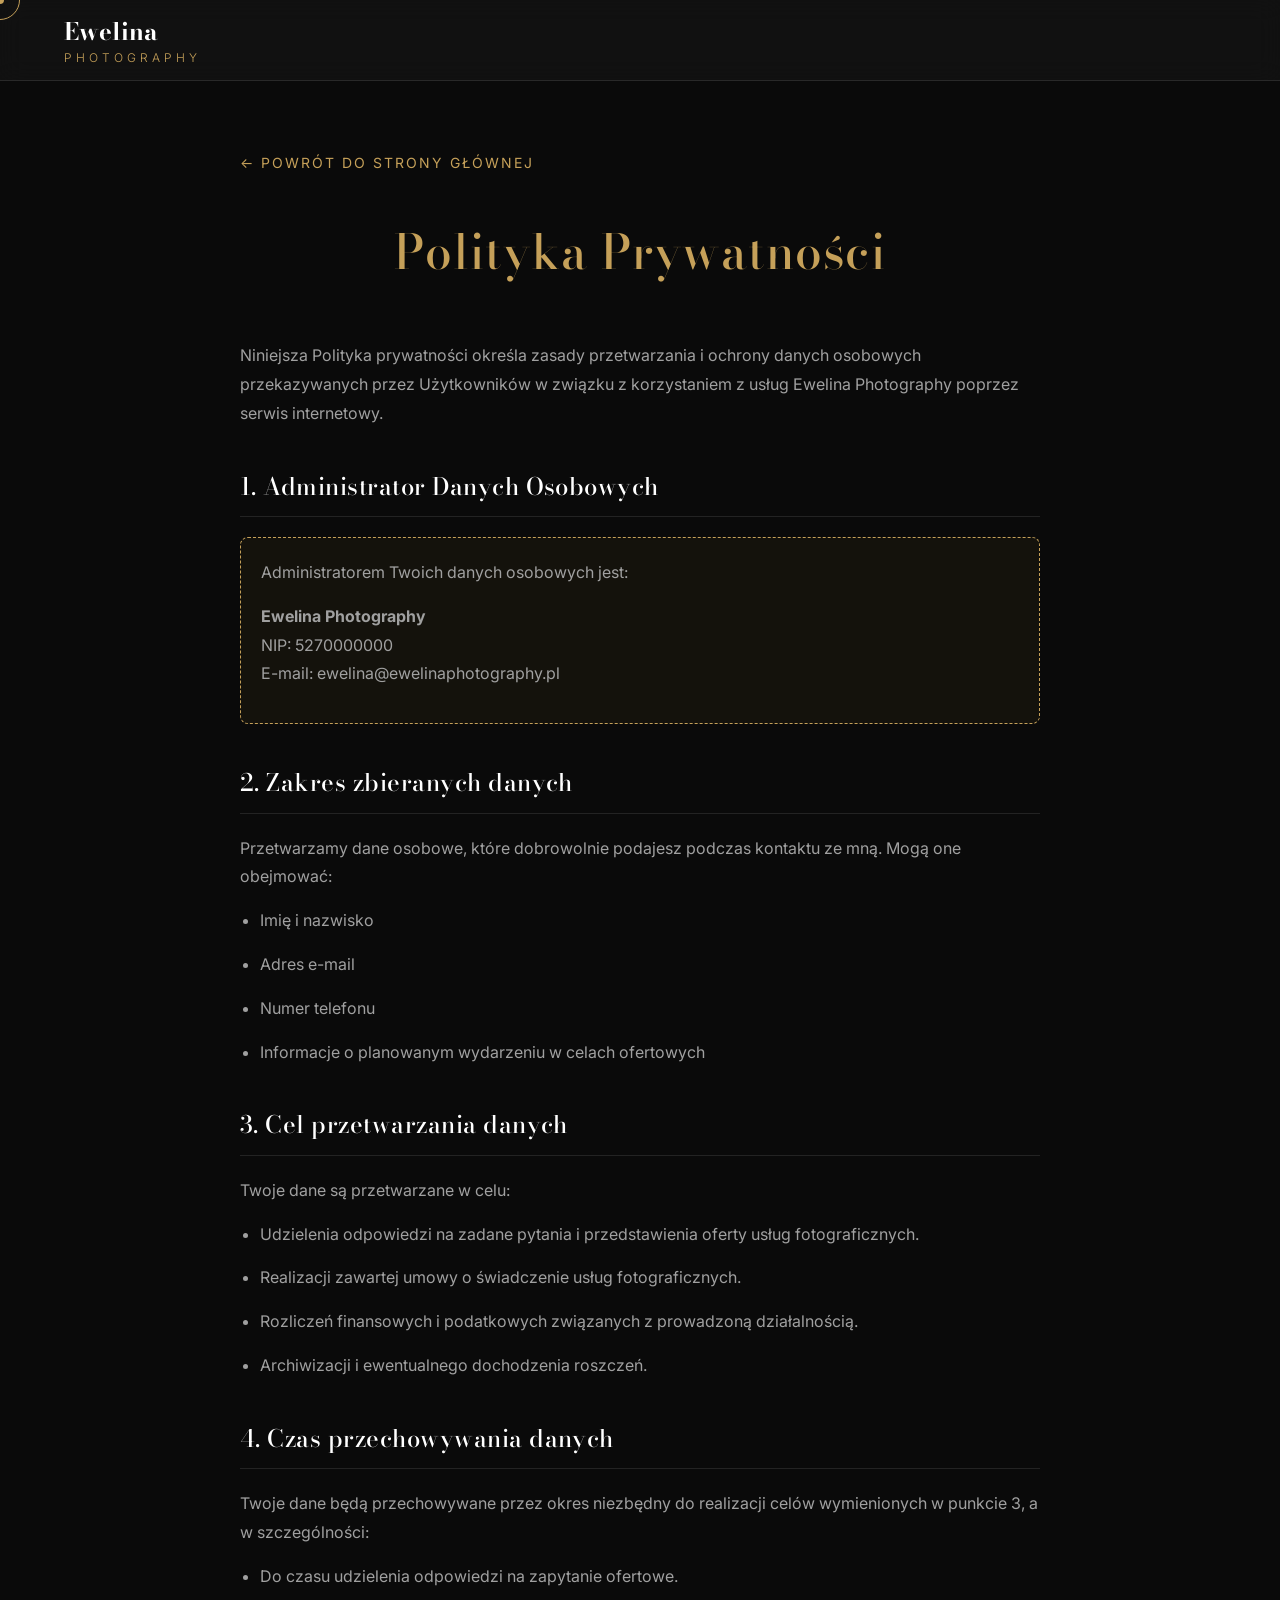
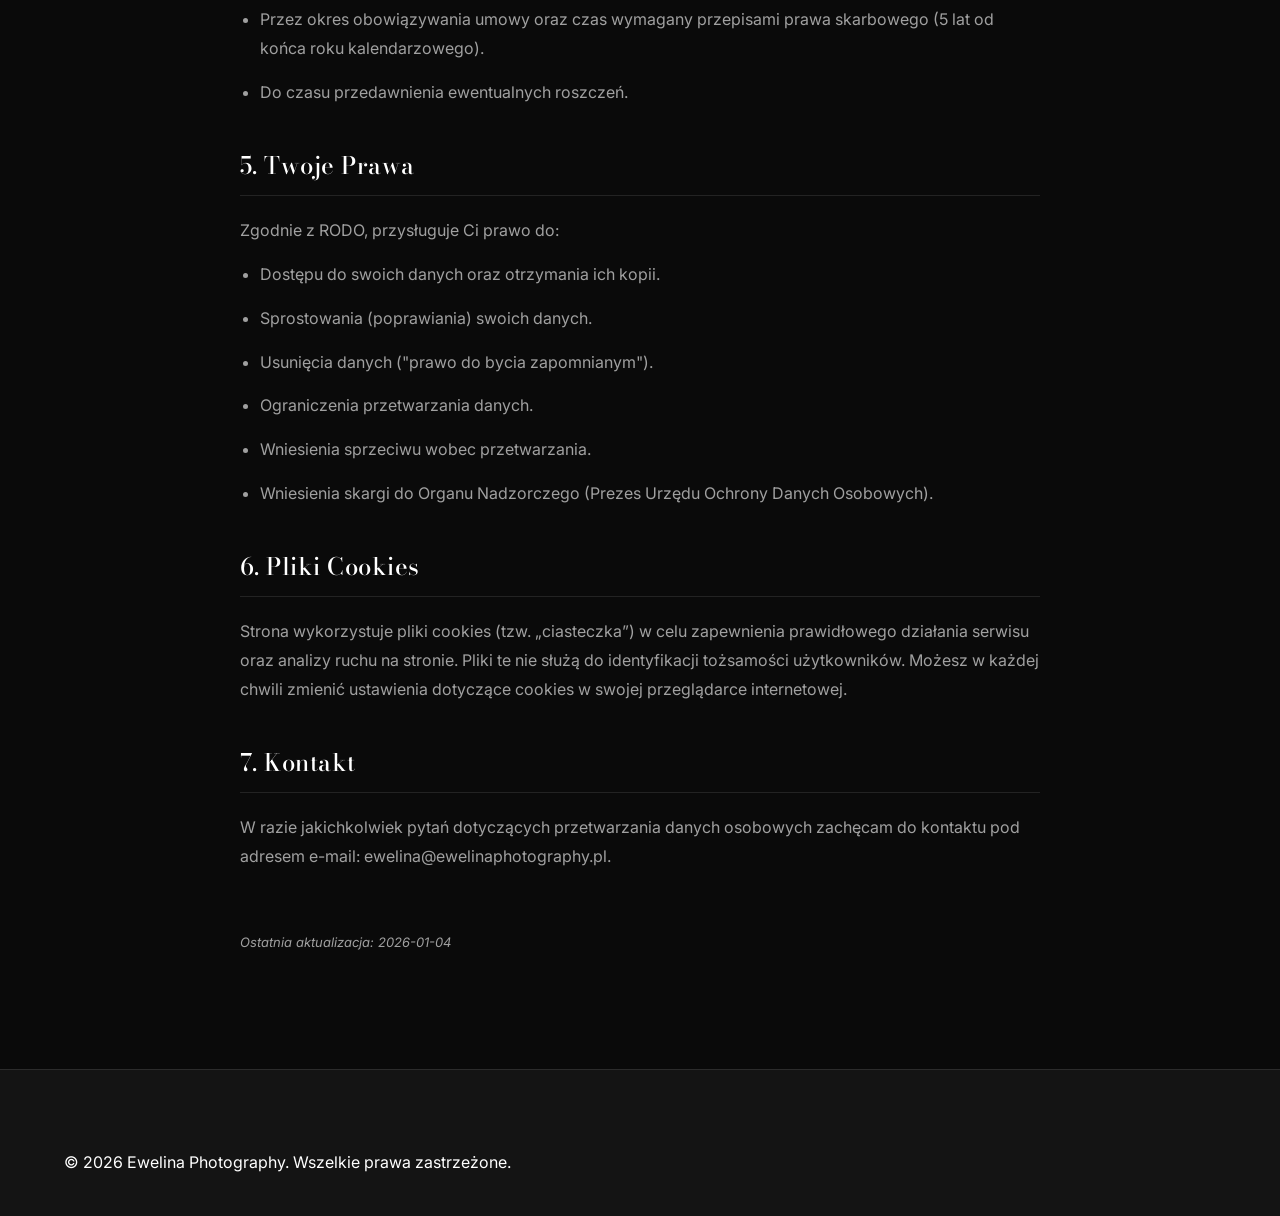
<file: polityka.html>
<!DOCTYPE html>
<html lang="pl">

<head>
    <meta charset="UTF-8">
    <meta name="viewport" content="width=device-width, initial-scale=1.0">
    <title>Polityka Prywatności | Ewelina Photography</title>
    <link rel="icon"
        href="data:image/svg+xml,<svg xmlns=%22http://www.w3.org/2000/svg%22 viewBox=%220 0 100 100%22><text y=%22.9em%22 font-size=%2290%22>📸</text></svg>">
    <link rel="preconnect" href="https://fonts.googleapis.com">
    <link rel="preconnect" href="https://fonts.gstatic.com" crossorigin>
    <link
        href="https://fonts.googleapis.com/css2?family=Bodoni+Moda:ital,opsz,wght@0,6..96,400..900;1,6..96,400..900&family=Inter:ital,opsz,wght@0,14..32,100..900;1,14..32,100..900&display=swap"
        rel="stylesheet">
    <link rel="stylesheet" href="style.css">
    <style>
        .legal-content {
            padding-top: 150px;
            padding-bottom: 100px;
            max-width: 800px;
            margin: 0 auto;
        }

        .legal-content h1 {
            font-size: clamp(32px, 5vw, 48px);
            margin-bottom: 50px;
            color: var(--accent-gold);
            text-align: center;
        }

        .legal-content h2 {
            font-size: 24px;
            margin: 40px 0 20px;
            color: var(--text-primary);
            border-bottom: 1px solid var(--glass-border);
            padding-bottom: 10px;
        }

        .legal-content p,
        .legal-content li {
            color: var(--text-secondary);
            line-height: 1.8;
            margin-bottom: 15px;
            font-size: 16px;
        }

        .legal-content ul {
            padding-left: 20px;
            margin-bottom: 20px;
        }

        .back-link {
            display: inline-block;
            margin-bottom: 40px;
            color: var(--accent-gold);
            text-decoration: none;
            font-size: 14px;
            text-transform: uppercase;
            letter-spacing: 2px;
            transition: var(--transition-smooth);
        }

        .back-link:hover {
            transform: translateX(-5px);
        }

        .placeholder-box {
            background: rgba(212, 175, 55, 0.05);
            border: 1px dashed var(--accent-gold);
            padding: 20px;
            border-radius: 8px;
            margin: 20px 0;
        }

        @media (max-width: 768px) {
            .legal-content {
                padding-top: 100px;
                padding-bottom: 60px;
            }

            .legal-content h1 {
                font-size: 32px;
                margin-bottom: 30px;
            }

            .legal-content h2 {
                font-size: 20px;
            }
        }
    </style>
</head>

<body>
    <div class="cursor-dot"></div>
    <div class="cursor-outline"></div>

    <header class="header">
        <nav class="nav container">
            <a href="index.html" class="logo">Ewelina<span>Photography</span></a>
        </nav>
    </header>

    <main class="container">
        <section class="legal-content">
            <a href="index.html" class="back-link">← Powrót do strony głównej</a>
            <h1>Polityka Prywatności</h1>

            <p>Niniejsza Polityka prywatności określa zasady przetwarzania i ochrony danych osobowych przekazywanych
                przez Użytkowników w związku z korzystaniem z usług Ewelina Photography poprzez serwis internetowy.</p>

            <h2>1. Administrator Danych Osobowych</h2>
            <div class="placeholder-box">
                <p>Administratorem Twoich danych osobowych jest:</p>
                <p><strong>Ewelina Photography</strong><br>
                    NIP: 5270000000<br>
                    E-mail: ewelina@ewelinaphotography.pl</p>
            </div>

            <h2>2. Zakres zbieranych danych</h2>
            <p>Przetwarzamy dane osobowe, które dobrowolnie podajesz podczas kontaktu ze mną. Mogą one obejmować:</p>
            <ul>
                <li>Imię i nazwisko</li>
                <li>Adres e-mail</li>
                <li>Numer telefonu</li>
                <li>Informacje o planowanym wydarzeniu w celach ofertowych</li>
            </ul>

            <h2>3. Cel przetwarzania danych</h2>
            <p>Twoje dane są przetwarzane w celu:</p>
            <ul>
                <li>Udzielenia odpowiedzi na zadane pytania i przedstawienia oferty usług fotograficznych.</li>
                <li>Realizacji zawartej umowy o świadczenie usług fotograficznych.</li>
                <li>Rozliczeń finansowych i podatkowych związanych z prowadzoną działalnością.</li>
                <li>Archiwizacji i ewentualnego dochodzenia roszczeń.</li>
            </ul>

            <h2>4. Czas przechowywania danych</h2>
            <p>Twoje dane będą przechowywane przez okres niezbędny do realizacji celów wymienionych w punkcie 3, a w
                szczególności:</p>
            <ul>
                <li>Do czasu udzielenia odpowiedzi na zapytanie ofertowe.</li>
                <li>Przez okres obowiązywania umowy oraz czas wymagany przepisami prawa skarbowego (5 lat od końca roku
                    kalendarzowego).</li>
                <li>Do czasu przedawnienia ewentualnych roszczeń.</li>
            </ul>

            <h2>5. Twoje Prawa</h2>
            <p>Zgodnie z RODO, przysługuje Ci prawo do:</p>
            <ul>
                <li>Dostępu do swoich danych oraz otrzymania ich kopii.</li>
                <li>Sprostowania (poprawiania) swoich danych.</li>
                <li>Usunięcia danych ("prawo do bycia zapomnianym").</li>
                <li>Ograniczenia przetwarzania danych.</li>
                <li>Wniesienia sprzeciwu wobec przetwarzania.</li>
                <li>Wniesienia skargi do Organu Nadzorczego (Prezes Urzędu Ochrony Danych Osobowych).</li>
            </ul>

            <h2>6. Pliki Cookies</h2>
            <p>Strona wykorzystuje pliki cookies (tzw. „ciasteczka”) w celu zapewnienia prawidłowego działania serwisu
                oraz analizy ruchu na stronie. Pliki te nie służą do identyfikacji tożsamości użytkowników. Możesz w
                każdej chwili zmienić ustawienia dotyczące cookies w swojej przeglądarce internetowej.</p>

            <h2>7. Kontakt</h2>
            <p>W razie jakichkolwiek pytań dotyczących przetwarzania danych osobowych zachęcam do kontaktu pod adresem
                e-mail: ewelina@ewelinaphotography.pl.</p>

            <p style="margin-top: 60px; font-size: 13px; font-style: italic;">Ostatnia aktualizacja: 2026-01-04</p>
        </section>
    </main>

    <footer class="footer">
        <div class="container text-center">
            <p>&copy; 2026 Ewelina Photography. Wszelkie prawa zastrzeżone.</p>
        </div>
    </footer>

    <script src="script.js"></script>
</body>

</html>
</file>
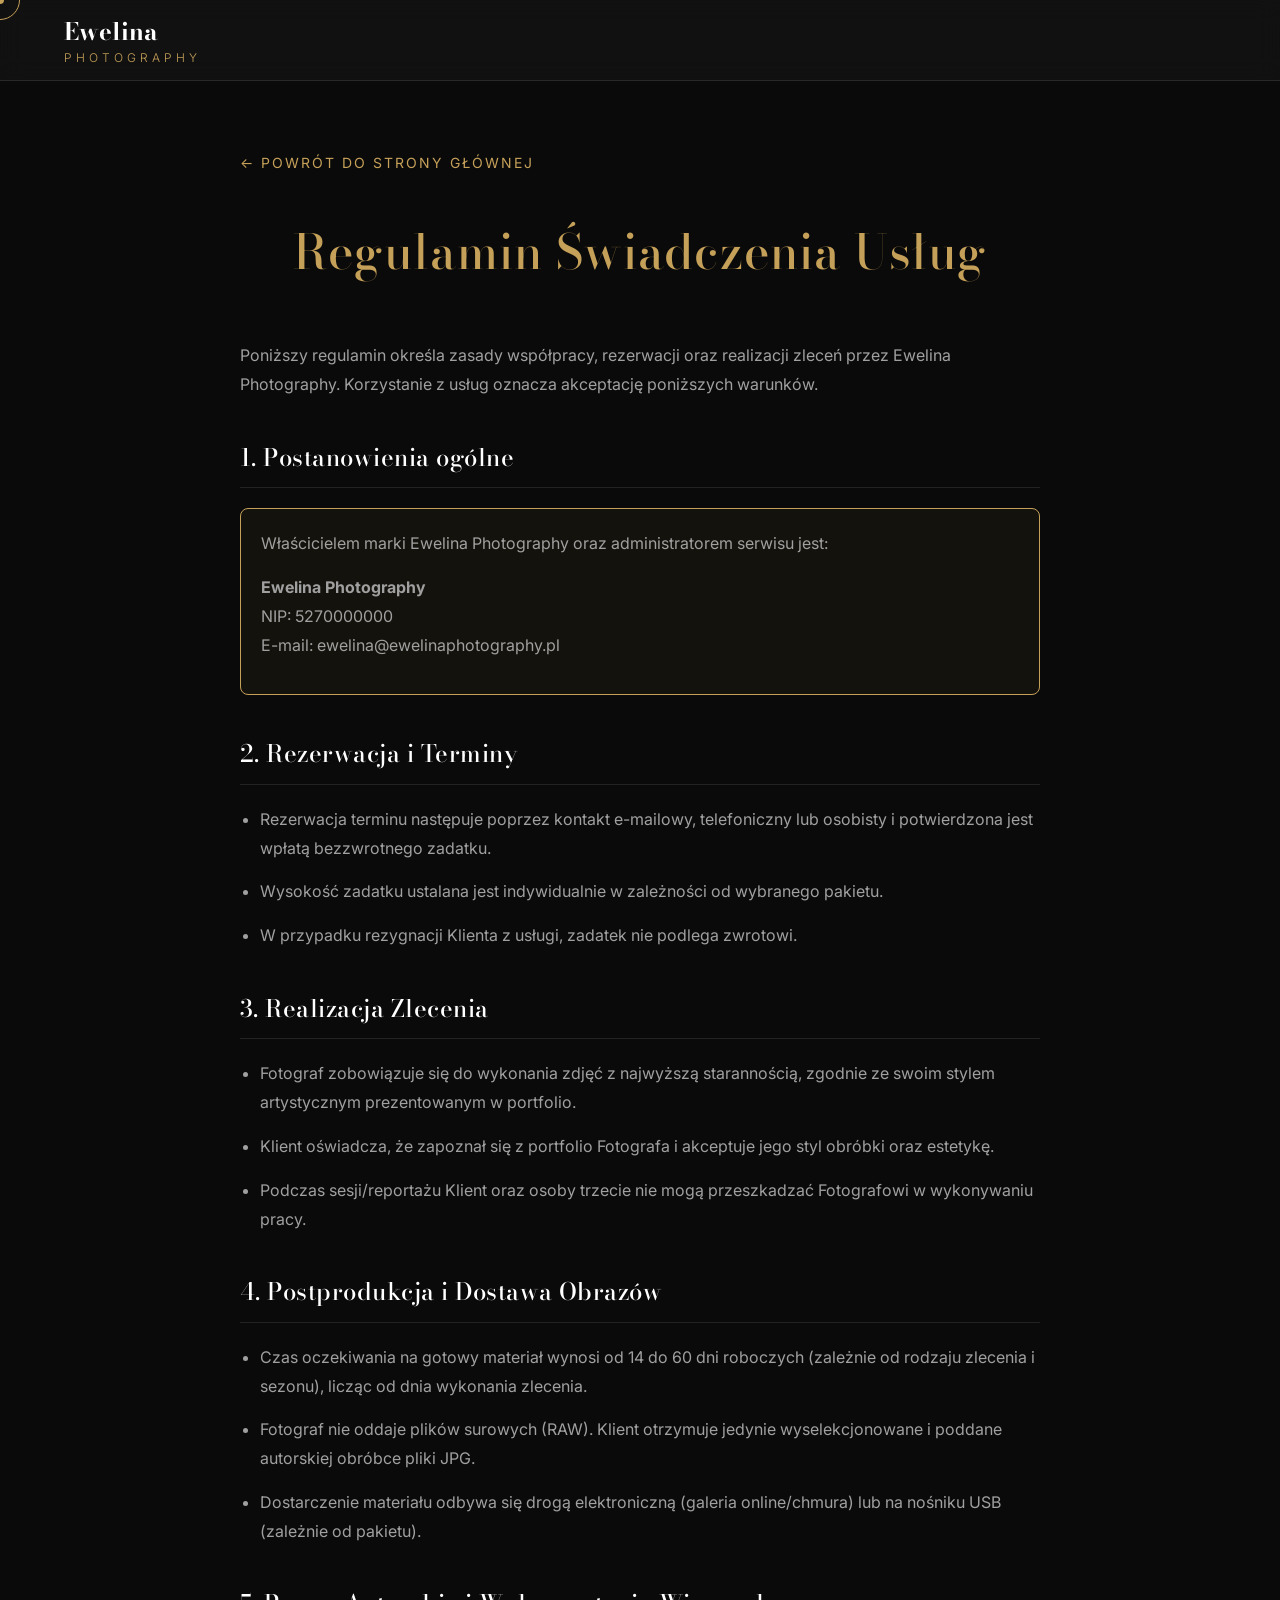
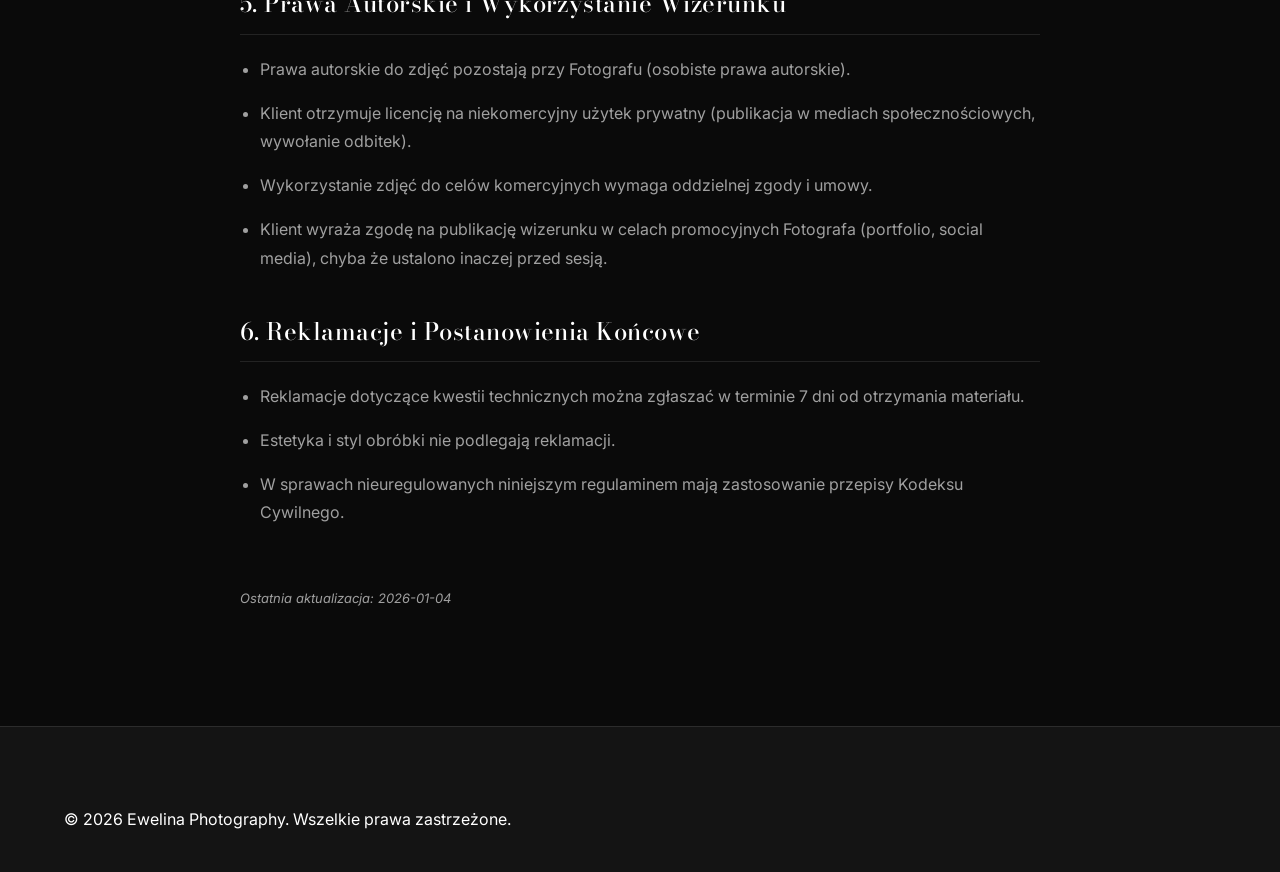
<file: regulamin.html>
<!DOCTYPE html>
<html lang="pl">

<head>
    <meta charset="UTF-8">
    <meta name="viewport" content="width=device-width, initial-scale=1.0">
    <title>Regulamin | Ewelina Photography</title>
    <link rel="icon"
        href="data:image/svg+xml,<svg xmlns=%22http://www.w3.org/2000/svg%22 viewBox=%220 0 100 100%22><text y=%22.9em%22 font-size=%2290%22>📸</text></svg>">
    <link rel="preconnect" href="https://fonts.googleapis.com">
    <link rel="preconnect" href="https://fonts.gstatic.com" crossorigin>
    <link
        href="https://fonts.googleapis.com/css2?family=Bodoni+Moda:ital,opsz,wght@0,6..96,400..900;1,6..96,400..900&family=Inter:ital,opsz,wght@0,14..32,100..900;1,14..32,100..900&display=swap"
        rel="stylesheet">
    <link rel="stylesheet" href="style.css">
    <style>
        .legal-content {
            padding-top: 150px;
            padding-bottom: 100px;
            max-width: 800px;
            margin: 0 auto;
        }

        .legal-content h1 {
            font-size: clamp(32px, 5vw, 48px);
            margin-bottom: 50px;
            color: var(--accent-gold);
            text-align: center;
        }

        .legal-content h2 {
            font-size: 24px;
            margin: 40px 0 20px;
            color: var(--text-primary);
            border-bottom: 1px solid var(--glass-border);
            padding-bottom: 10px;
        }

        .legal-content p,
        .legal-content li {
            color: var(--text-secondary);
            line-height: 1.8;
            margin-bottom: 15px;
            font-size: 16px;
        }

        .legal-content ul {
            padding-left: 20px;
            margin-bottom: 20px;
        }

        .back-link {
            display: inline-block;
            margin-bottom: 40px;
            color: var(--accent-gold);
            text-decoration: none;
            font-size: 14px;
            text-transform: uppercase;
            letter-spacing: 2px;
            transition: var(--transition-smooth);
        }

        .back-link:hover {
            transform: translateX(-5px);
        }

        .data-box {
            background: rgba(212, 175, 55, 0.05);
            border: 1px solid var(--accent-gold);
            padding: 20px;
            border-radius: 8px;
            margin: 20px 0;
        }

        @media (max-width: 768px) {
            .legal-content {
                padding-top: 100px;
                padding-bottom: 60px;
            }

            .legal-content h1 {
                font-size: 32px;
                margin-bottom: 30px;
            }

            .legal-content h2 {
                font-size: 20px;
            }
        }
    </style>
</head>

<body>
    <div class="cursor-dot"></div>
    <div class="cursor-outline"></div>

    <header class="header">
        <nav class="nav container">
            <a href="index.html" class="logo">Ewelina<span>Photography</span></a>
        </nav>
    </header>

    <main class="container">
        <section class="legal-content">
            <a href="index.html" class="back-link">← Powrót do strony głównej</a>
            <h1>Regulamin Świadczenia Usług</h1>

            <p>Poniższy regulamin określa zasady współpracy, rezerwacji oraz realizacji zleceń przez Ewelina
                Photography. Korzystanie z usług oznacza akceptację poniższych warunków.</p>

            <h2>1. Postanowienia ogólne</h2>
            <div class="data-box">
                <p>Właścicielem marki Ewelina Photography oraz administratorem serwisu jest:</p>
                <p><strong>Ewelina Photography</strong><br>
                    NIP: 5270000000<br>
                    E-mail: ewelina@ewelinaphotography.pl</p>
            </div>

            <h2>2. Rezerwacja i Terminy</h2>
            <ul>
                <li>Rezerwacja terminu następuje poprzez kontakt e-mailowy, telefoniczny lub osobisty i potwierdzona
                    jest wpłatą bezzwrotnego zadatku.</li>
                <li>Wysokość zadatku ustalana jest indywidualnie w zależności od wybranego pakietu.</li>
                <li>W przypadku rezygnacji Klienta z usługi, zadatek nie podlega zwrotowi.</li>
            </ul>

            <h2>3. Realizacja Zlecenia</h2>
            <ul>
                <li>Fotograf zobowiązuje się do wykonania zdjęć z najwyższą starannością, zgodnie ze swoim stylem
                    artystycznym prezentowanym w portfolio.</li>
                <li>Klient oświadcza, że zapoznał się z portfolio Fotografa i akceptuje jego styl obróbki oraz estetykę.
                </li>
                <li>Podczas sesji/reportażu Klient oraz osoby trzecie nie mogą przeszkadzać Fotografowi w wykonywaniu
                    pracy.</li>
            </ul>

            <h2>4. Postprodukcja i Dostawa Obrazów</h2>
            <ul>
                <li>Czas oczekiwania na gotowy materiał wynosi od 14 do 60 dni roboczych (zależnie od rodzaju zlecenia i
                    sezonu), licząc od dnia wykonania zlecenia.</li>
                <li>Fotograf nie oddaje plików surowych (RAW). Klient otrzymuje jedynie wyselekcjonowane i poddane
                    autorskiej obróbce pliki JPG.</li>
                <li>Dostarczenie materiału odbywa się drogą elektroniczną (galeria online/chmura) lub na nośniku USB
                    (zależnie od pakietu).</li>
            </ul>

            <h2>5. Prawa Autorskie i Wykorzystanie Wizerunku</h2>
            <ul>
                <li>Prawa autorskie do zdjęć pozostają przy Fotografu (osobiste prawa autorskie).</li>
                <li>Klient otrzymuje licencję na niekomercyjny użytek prywatny (publikacja w mediach społecznościowych,
                    wywołanie odbitek).</li>
                <li>Wykorzystanie zdjęć do celów komercyjnych wymaga oddzielnej zgody i umowy.</li>
                <li>Klient wyraża zgodę na publikację wizerunku w celach promocyjnych Fotografa (portfolio, social
                    media), chyba że ustalono inaczej przed sesją.</li>
            </ul>

            <h2>6. Reklamacje i Postanowienia Końcowe</h2>
            <ul>
                <li>Reklamacje dotyczące kwestii technicznych można zgłaszać w terminie 7 dni od otrzymania materiału.
                </li>
                <li>Estetyka i styl obróbki nie podlegają reklamacji.</li>
                <li>W sprawach nieuregulowanych niniejszym regulaminem mają zastosowanie przepisy Kodeksu Cywilnego.
                </li>
            </ul>

            <p style="margin-top: 60px; font-size: 13px; font-style: italic;">Ostatnia aktualizacja: 2026-01-04</p>
        </section>
    </main>

    <footer class="footer">
        <div class="container text-center">
            <p>&copy; 2026 Ewelina Photography. Wszelkie prawa zastrzeżone.</p>
        </div>
    </footer>

    <script src="script.js"></script>
</body>

</html>
</file>
<file: style.css>
:root {
    /* Colors */
    --bg-primary: #0a0a0a;
    --bg-secondary: #141414;
    --text-primary: #ffffff;
    --text-secondary: #a0a0a0;
    --accent-gold: #c5a059;
    --accent-gold-hover: #e0bc7a;
    --glass-bg: rgba(20, 20, 20, 0.7);
    --glass-border: rgba(255, 255, 255, 0.1);

    /* Typography */
    --font-heading: 'Bodoni Moda', serif;
    --font-body: 'Inter', sans-serif;

    /* Transitions */
    --transition-smooth: all 0.4s cubic-bezier(0.4, 0, 0.2, 1);
    --section-spacing: 120px;
    --shadow-gold: 0 10px 40px rgba(197, 160, 89, 0.15);
}

* {
    margin: 0;
    padding: 0;
    box-sizing: border-box;
}

html {
    scroll-behavior: smooth;
}

body {
    background-color: var(--bg-primary);
    color: var(--text-primary);
    font-family: var(--font-body);
    line-height: 1.6;
    overflow-x: hidden;
}

body.no-scroll {
    overflow: hidden !important;
}

.container {
    max-width: 1200px;
    margin: 0 auto;
    padding: 0 24px;
}

/* Typography */
h1,
h2,
h3 {
    font-family: var(--font-heading);
    letter-spacing: 0.02em;
    font-weight: 500;
}

span {
    color: var(--accent-gold);
}

/* Header & Nav */
.header {
    position: fixed;
    top: 0;
    left: 0;
    width: 100%;
    z-index: 1000;
    background: var(--glass-bg);
    backdrop-filter: blur(12px);
    -webkit-backdrop-filter: blur(12px);
    border-bottom: 1px solid var(--glass-border);
    transition: var(--transition-smooth);
}

.nav {
    height: 80px;
    display: flex;
    justify-content: space-between;
    align-items: center;
}

.logo {
    font-family: var(--font-heading);
    font-size: 24px;
    font-weight: 700;
    text-decoration: none;
    color: var(--text-primary);
    display: flex;
    flex-direction: column;
}

.logo span {
    font-size: 12px;
    text-transform: uppercase;
    letter-spacing: 4px;
    font-family: var(--font-body);
    font-weight: 300;
    margin-top: -4px;
}

.nav-links {
    display: flex;
    list-style: none;
    gap: 32px;
}

.nav-links a {
    text-decoration: none;
    color: var(--text-secondary);
    font-size: 14px;
    text-transform: uppercase;
    letter-spacing: 1px;
    transition: var(--transition-smooth);
}

.nav-links a:hover {
    color: var(--accent-gold);
}

/* Hero Section */
.hero {
    height: 100vh;
    display: flex;
    align-items: center;
    position: relative;
    overflow: hidden;
}

.hero-image {
    position: absolute;
    top: 0;
    left: 0;
    width: 100%;
    height: 100%;
    background-size: cover;
    background-position: center;
    filter: brightness(0.4);
    z-index: -1;
}

.hero-content {
    max-width: 800px;
}

.hero h1 {
    font-size: clamp(40px, 8vw, 72px);
    line-height: 1.1;
    margin-bottom: 24px;
}

.about-stats {
    display: grid;
    grid-template-columns: repeat(3, 1fr);
    gap: 20px;
    margin-top: 50px;
}

.stat-item {
    background: var(--bg-secondary);
    padding: 30px 20px;
    border-radius: 12px;
    border: 1px solid var(--glass-border);
    transition: var(--transition-smooth);
    text-align: center;
}

.stat-item:hover {
    border-color: var(--accent-gold);
    transform: translateY(-5px);
}

.stat-item i {
    font-size: 28px;
    color: var(--accent-gold);
    margin-bottom: 15px;
    display: block;
}

.stat-item h3 {
    font-size: 24px;
    color: var(--text-primary);
    margin-bottom: 5px;
    font-family: var(--font-body);
    font-weight: 700;
}

.stat-item p {
    font-size: 13px;
    color: var(--text-secondary);
    text-transform: uppercase;
    letter-spacing: 1px;
    margin-bottom: 0;
}

.hero p {
    font-size: 18px;
    color: var(--text-secondary);
    margin-bottom: 40px;
    max-width: 500px;
}

/* Buttons */
.btn {
    padding: 16px 32px;
    border-radius: 4px;
    text-decoration: none;
    font-size: 14px;
    text-transform: uppercase;
    letter-spacing: 2px;
    font-weight: 600;
    transition: var(--transition-smooth);
    display: inline-block;
}

.btn-primary {
    background: var(--accent-gold);
    color: var(--bg-primary);
}

.btn-primary:hover {
    background: var(--accent-gold-hover);
    transform: translateY(-2px);
    box-shadow: 0 10px 20px rgba(197, 160, 89, 0.2);
}

.btn-outline {
    border: 1px solid var(--accent-gold);
    color: var(--accent-gold);
    margin-left: 16px;
}

.btn-outline:hover {
    background: var(--accent-gold);
    color: var(--bg-primary);
}

/* Gallery Section */
.section-padding {
    padding: var(--section-spacing) 0;
}

.section-header {
    text-align: center;
    margin-bottom: 60px;
}

.section-title {
    font-size: 48px;
    margin-bottom: 24px;
}

.gallery-filters {
    display: flex;
    justify-content: center;
    gap: 16px;
    flex-wrap: wrap;
}

.filter-btn {
    background: transparent;
    border: 1px solid var(--glass-border);
    color: var(--text-secondary);
    padding: 8px 20px;
    border-radius: 30px;
    cursor: pointer;
    transition: var(--transition-smooth);
    font-size: 13px;
    text-transform: uppercase;
    letter-spacing: 1px;
}

.filter-btn.active,
.filter-btn:hover {
    background: var(--accent-gold);
    border-color: var(--accent-gold);
    color: var(--bg-primary);
}

.gallery-grid {
    display: grid;
    grid-template-columns: repeat(auto-fill, minmax(350px, 1fr));
    gap: 24px;
}

.gallery-item {
    position: relative;
    aspect-ratio: 4/5;
    overflow: hidden;
    border-radius: 8px;
    cursor: pointer;
    transition: opacity 0.4s ease, transform 0.4s ease;
}

.gallery-item img {
    width: 100%;
    height: 100%;
    object-fit: cover;
    transition: transform 0.8s cubic-bezier(0.4, 0, 0.2, 1);
}

.gallery-item:hover img {
    transform: scale(1.1);
}

.item-overlay {
    position: absolute;
    top: 0;
    left: 0;
    width: 100%;
    height: 100%;
    background: linear-gradient(to top, rgba(0, 0, 0, 0.8), transparent);
    display: flex;
    align-items: flex-end;
    padding: 32px;
    opacity: 0;
    transition: var(--transition-smooth);
}

.gallery-item:hover .item-overlay {
    opacity: 1;
}

.item-overlay span {
    color: var(--text-primary);
    font-family: var(--font-heading);
    font-size: 24px;
}

/* Animations */
.fade-in {
    opacity: 0;
    transform: translateY(30px);
    animation: fadeIn 0.6s forwards ease-out;
}

@keyframes fadeIn {
    to {
        opacity: 1;
        transform: translateY(0);
    }
}

.hero-content .fade-in:nth-child(2) {
    animation-delay: 0.2s;
}

.hero-content .fade-in:nth-child(3) {
    animation-delay: 0.4s;
}

/* Responsive */
@media (max-width: 768px) {
    .nav-links {
        display: none;
    }

    .hero h1 {
        font-size: 42px;
    }

    .btn-outline {
        margin-left: 0;
        margin-top: 16px;
        display: block;
        text-align: center;
    }
}

/* Loading Screen */
.loader {
    position: fixed;
    top: 0;
    left: 0;
    width: 100%;
    height: 100%;
    background: var(--bg-primary);
    display: flex;
    justify-content: center;
    align-items: center;
    z-index: 9999;
    transition: opacity 1s ease-out, visibility 1s;
}

.loader.hidden {
    opacity: 0;
    visibility: hidden;
}

.loader-content {
    text-align: center;
}

.loader-circle {
    width: 60px;
    height: 60px;
    border: 2px solid var(--glass-border);
    border-top-color: var(--accent-gold);
    border-radius: 50%;
    animation: spin 1s linear infinite;
    margin: 0 auto 20px;
}

.loader-text {
    font-family: var(--font-heading);
    letter-spacing: 10px;
    color: var(--text-primary);
    opacity: 0.8;
}

@keyframes spin {
    to {
        transform: rotate(360deg);
    }
}

/* Custom Cursor */
.cursor-dot,
.cursor-outline {
    pointer-events: none;
    position: fixed;
    top: 0;
    left: 0;
    transform: translate(-50%, -50%);
    border-radius: 50%;
    z-index: 9999;
    transition: opacity 0.3s ease-in-out, transform 0.3s ease-in-out;
}

.cursor-dot {
    width: 8px;
    height: 8px;
    background-color: var(--accent-gold);
}

.cursor-outline {
    width: 40px;
    height: 40px;
    border: 1px solid var(--accent-gold);
}

@media (max-width: 1024px) {

    .cursor-dot,
    .cursor-outline {
        display: none;
    }
}

/* Lightbox */
.lightbox {
    position: fixed;
    top: 0;
    left: 0;
    width: 100%;
    height: 100%;
    background: rgba(0, 0, 0, 0.95);
    z-index: 2000;
    display: none;
    justify-content: center;
    align-items: center;
    opacity: 0;
    transition: opacity 0.4s ease;
}

.lightbox.active {
    display: flex;
    opacity: 1;
}

.lightbox-content img {
    max-width: 90vw;
    max-height: 80vh;
    object-fit: contain;
    border: 1px solid var(--glass-border);
    box-shadow: 0 0 50px rgba(0, 0, 0, 0.5);
}

.lightbox-close {
    position: absolute;
    top: 40px;
    right: 40px;
    font-size: 50px;
    color: white;
    cursor: pointer;
    transition: var(--transition-smooth);
}

.lightbox-close:hover {
    color: var(--accent-gold);
}

.lightbox-prev,
.lightbox-next {
    position: absolute;
    top: 50%;
    transform: translateY(-50%);
    background: none;
    border: none;
    color: white;
    font-size: 60px;
    cursor: pointer;
    padding: 20px;
    transition: var(--transition-smooth);
}

.lightbox-prev:hover,
.lightbox-next:hover {
    color: var(--accent-gold);
}

.lightbox-prev {
    left: 40px;
}

.lightbox-next {
    right: 40px;
}

/* Social Sidebar */
.social-sidebar {
    position: fixed;
    left: 40px;
    top: 50%;
    transform: translateY(-50%);
    display: flex;
    flex-direction: column;
    gap: 24px;
    z-index: 100;
}

.social-sidebar a {
    color: var(--text-secondary);
    text-decoration: none;
    writing-mode: vertical-rl;
    text-transform: uppercase;
    font-size: 11px;
    letter-spacing: 3px;
    transition: var(--transition-smooth);
}

.social-sidebar a:hover {
    color: var(--accent-gold);
}

@media (max-width: 1200px) {
    .social-sidebar {
        display: none;
    }
}

/* FAQ Accordion */
.faq-grid {
    max-width: 800px;
    margin: 60px auto 0;
    text-align: left;
}

.faq-item {
    border-bottom: 1px solid var(--glass-border);
    padding: 24px 0;
}

.faq-question {
    display: flex;
    justify-content: space-between;
    align-items: center;
    cursor: pointer;
}

.faq-question h3 {
    font-size: 20px;
    font-family: var(--font-body);
    font-weight: 500;
}

.faq-answer {
    max-height: 0;
    overflow: hidden;
    transition: max-height 0.4s ease;
    color: var(--text-secondary);
    font-size: 16px;
}

.faq-item.active .faq-answer {
    max-height: 200px;
    margin-top: 16px;
}

.faq-item.active .faq-toggle {
    transform: rotate(45deg);
}

.faq-toggle {
    font-size: 24px;
    transition: transform 0.4s ease;
    color: var(--accent-gold);
}

/* Offer Section Refined */
.offer-grid {
    display: grid;
    grid-template-columns: repeat(auto-fit, minmax(320px, 1fr));
    gap: 30px;
    margin-top: 60px;
}

.offer-card {
    background: var(--bg-secondary);
    border: 1px solid var(--glass-border);
    padding: 60px 40px;
    border-radius: 20px;
    position: relative;
    transition: var(--transition-smooth);
    display: flex;
    flex-direction: column;
    align-items: center;
}

.offer-card:hover {
    transform: translateY(-12px);
    border-color: var(--accent-gold);
    box-shadow: 0 30px 60px rgba(0, 0, 0, 0.6);
}

.offer-card.featured {
    border-color: var(--accent-gold);
    background: linear-gradient(145deg, #181818, #0a0a0a);
    box-shadow: var(--shadow-gold);
}

.offer-badge {
    position: absolute;
    top: 0;
    left: 50%;
    transform: translate(-50%, -50%);
    background: var(--accent-gold);
    color: var(--bg-primary);
    padding: 8px 24px;
    font-size: 11px;
    font-weight: 700;
    text-transform: uppercase;
    letter-spacing: 2px;
    border-radius: 50px;
    white-space: nowrap;
    box-shadow: 0 4px 15px rgba(197, 160, 89, 0.3);
}

.offer-icon {
    font-size: 40px;
    color: var(--accent-gold);
    margin-bottom: 25px;
}

.offer-card h3 {
    font-size: 28px;
    margin-bottom: 15px;
    color: var(--text-primary);
}

.price {
    font-size: 48px;
    font-weight: 700;
    margin-bottom: 30px;
    color: var(--text-primary);
    font-family: var(--font-body);
}

.price span {
    font-size: 16px;
    text-transform: uppercase;
    color: var(--text-secondary);
    font-weight: 400;
    margin-right: 5px;
}

.offer-features {
    list-style: none;
    width: 100%;
    margin-bottom: 40px;
    text-align: left;
}

.offer-features li {
    color: var(--text-secondary);
    margin-bottom: 15px;
    font-size: 15px;
    display: flex;
    align-items: center;
    gap: 12px;
}

.offer-features li i {
    color: var(--accent-gold);
    font-size: 14px;
}

.offer-card .btn {
    width: 100%;
    text-align: center;
}

/* Testimonials Refined */
.testimonials-grid {
    display: grid;
    grid-template-columns: repeat(auto-fit, minmax(300px, 1fr));
    gap: 30px;
    margin-top: 60px;
}

.testimonial-card {
    background: var(--bg-secondary);
    border: 1px solid var(--glass-border);
    padding: 40px;
    border-radius: 20px;
    text-align: left;
    transition: var(--transition-smooth);
    display: flex;
    flex-direction: column;
    justify-content: space-between;
}

.testimonial-card:hover {
    border-color: var(--accent-gold);
    transform: translateY(-5px);
}

.testimonial-card p {
    font-style: italic;
    color: var(--text-primary);
    margin-bottom: 25px;
    font-size: 15px;
    line-height: 1.8;
}

.testimonial-card strong {
    color: var(--accent-gold);
    font-family: var(--font-heading);
    font-size: 18px;
    letter-spacing: 1px;
}

.stars {
    color: var(--accent-gold);
    font-size: 12px;
    margin-bottom: 15px;
}

.stars i {
    margin-right: 4px;
}


/* Availability Calendar Refined */
.availability-calendar {
    display: grid;
    grid-template-columns: repeat(auto-fill, minmax(220px, 1fr));
    gap: 20px;
    margin-bottom: 40px;
}

.month-card {
    background: var(--bg-secondary);
    border: 1px solid var(--glass-border);
    padding: 30px 20px;
    border-radius: 12px;
    transition: var(--transition-smooth);
    position: relative;
    overflow: hidden;
}

.month-card h4 {
    font-size: 20px;
    margin-bottom: 10px;
    color: var(--text-primary);
    font-family: var(--font-body);
    font-weight: 600;
}

.month-card .status {
    font-size: 11px;
    text-transform: uppercase;
    letter-spacing: 1px;
    font-weight: 700;
}

/* Status Colors */
.month-card.available .status {
    color: #2ecc71;
}

.month-card.booked .status {
    color: #e74c3c;
    opacity: 0.6;
}

.month-card.last-minute .status {
    color: #f1c40f;
}

.month-card.booked {
    border-color: rgba(231, 76, 60, 0.2);
}

.month-card.available:hover {
    border-color: #2ecc71;
    transform: translateY(-5px);
}

.availability-legend {
    display: flex;
    justify-content: center;
    gap: 30px;
    font-size: 13px;
    color: var(--text-secondary);
    margin-top: 30px;
}

.availability-legend span {
    display: flex;
    align-items: center;
    gap: 8px;
    color: var(--text-secondary);
}

/* Interactive Calendar CSS */
.calendar-container {
    max-width: 500px;
    margin: 0 auto 40px;
    background: var(--bg-secondary);
    border: 1px solid var(--glass-border);
    border-radius: 20px;
    padding: 30px;
    box-shadow: 0 20px 50px rgba(0, 0, 0, 0.3);
}

.calendar-header {
    display: flex;
    justify-content: space-between;
    align-items: center;
    margin-bottom: 30px;
}

.calendar-header button {
    background: transparent;
    border: 1px solid var(--glass-border);
    color: var(--text-primary);
    width: 40px;
    height: 40px;
    border-radius: 50%;
    cursor: pointer;
    transition: var(--transition-smooth);
    display: flex;
    align-items: center;
    justify-content: center;
}

.calendar-header button:hover {
    border-color: var(--accent-gold);
    color: var(--accent-gold);
}

.calendar-header h3 {
    font-size: 22px;
    margin: 0;
    text-transform: capitalize;
}

.calendar-days-header {
    display: grid;
    grid-template-columns: repeat(7, 1fr);
    text-align: center;
    font-size: 11px;
    text-transform: uppercase;
    letter-spacing: 1px;
    color: var(--text-secondary);
    margin-bottom: 20px;
    font-weight: 700;
}

.calendar-grid {
    display: grid;
    grid-template-columns: repeat(7, 1fr);
    gap: 10px;
}

.calendar-day {
    aspect-ratio: 1;
    display: flex;
    align-items: center;
    justify-content: center;
    font-size: 14px;
    border-radius: 8px;
    transition: var(--transition-smooth);
    cursor: default;
    background: rgba(255, 255, 255, 0.02);
}

.calendar-day.empty {
    background: transparent;
}

.calendar-day.booked {
    background: var(--accent-gold);
    color: var(--bg-primary);
    font-weight: 700;
}

.calendar-day.today {
    border: 1px solid var(--accent-gold);
}

.availability-legend {
    display: flex;
    justify-content: center;
    gap: 20px;
    font-size: 13px;
    color: var(--text-secondary);
}

.availability-legend span {
    display: flex;
    align-items: center;
    gap: 8px;
}

/* Minimalist Contact Section */
.contact-cards {
    display: grid;
    grid-template-columns: repeat(auto-fit, minmax(300px, 1fr));
    gap: 30px;
    max-width: 900px;
    margin: 60px auto 0;
}

.contact-card {
    background: var(--bg-secondary);
    border: 1px solid var(--glass-border);
    padding: 60px 40px;
    border-radius: 20px;
    text-decoration: none;
    text-align: center;
    transition: var(--transition-smooth);
    display: flex;
    flex-direction: column;
    align-items: center;
}

.contact-card:hover {
    border-color: var(--accent-gold);
    transform: translateY(-10px);
    box-shadow: 0 20px 40px rgba(0, 0, 0, 0.4);
}

.contact-card i {
    font-size: 32px;
    color: var(--accent-gold);
    margin-bottom: 25px;
}

.contact-card h3 {
    font-size: 22px;
    margin-bottom: 15px;
    color: var(--text-primary);
}

.contact-card p {
    font-size: 18px;
    color: var(--text-secondary);
    margin-bottom: 0;
}


/* Professional Footer Styling */
.footer {
    background: var(--bg-secondary);
    padding: 80px 0 40px;
    border-top: 1px solid var(--glass-border);
}

.footer-grid {
    display: grid;
    grid-template-columns: 2fr 1fr 1fr;
    gap: 60px;
    margin-bottom: 60px;
}

.footer-brand p {
    color: var(--text-secondary);
    margin-top: 20px;
    max-width: 300px;
    font-size: 14px;
    line-height: 1.8;
}

.footer h4 {
    color: var(--text-primary);
    font-size: 18px;
    margin-bottom: 25px;
    text-transform: uppercase;
    letter-spacing: 2px;
}

.footer-links ul {
    list-style: none;
}

.footer-links ul li {
    margin-bottom: 12px;
}

.footer-links ul li a {
    color: var(--text-secondary);
    text-decoration: none;
    font-size: 14px;
    transition: var(--transition-smooth);
}

.footer-links ul li a:hover {
    color: var(--accent-gold);
    padding-left: 5px;
}

.footer-social-icons {
    display: flex;
    gap: 15px;
}

.footer-social-icons a {
    width: 40px;
    height: 40px;
    border: 1px solid var(--glass-border);
    border-radius: 50%;
    display: flex;
    align-items: center;
    justify-content: center;
    color: var(--text-secondary);
    text-decoration: none;
    transition: var(--transition-smooth);
}

.footer-social-icons a:hover {
    background: var(--accent-gold);
    color: var(--bg-primary);
    border-color: var(--accent-gold);
    transform: translateY(-3px);
}

.footer-bottom {
    padding-top: 40px;
    border-top: 1px solid var(--glass-border);
    display: flex;
    justify-content: space-between;
    align-items: center;
    color: var(--text-secondary);
    font-size: 13px;
}

.footer-bottom-links {
    display: flex;
    gap: 24px;
}

.footer-bottom-links a {
    color: var(--text-secondary);
    text-decoration: none;
    transition: var(--transition-smooth);
}

.footer-bottom-links a:hover {
    color: var(--accent-gold);
}

@media (max-width: 768px) {
    .footer-grid {
        grid-template-columns: 1fr;
        gap: 40px;
        text-align: center;
    }

    .footer-brand p {
        margin: 20px auto 0;
    }

    .footer-social-icons {
        justify-content: center;
    }

    .footer-bottom {
        flex-direction: column;
        gap: 20px;
        text-align: center;
    }
}

/* Back to Top Button */
.back-to-top {
    position: fixed;
    bottom: 40px;
    right: 40px;
    width: 50px;
    height: 50px;
    background: var(--bg-secondary);
    border: 1px solid var(--accent-gold);
    color: var(--accent-gold);
    border-radius: 50%;
    display: flex;
    justify-content: center;
    align-items: center;
    cursor: pointer;
    z-index: 1000;
    transition: var(--transition-smooth);
    opacity: 0;
    visibility: hidden;
    box-shadow: 0 10px 20px rgba(0, 0, 0, 0.3);
}

.back-to-top.visible {
    opacity: 1;
    visibility: visible;
}

.back-to-top:hover {
    background: var(--accent-gold);
    color: var(--bg-primary);
    transform: translateY(-5px);
}

/* Dynamic Stats Polish */
.stat-number {
    font-size: 42px !important;
    font-weight: 700 !important;
    color: var(--accent-gold) !important;
}

/* --- Comprehensive Mobile Responsiveness Overrides --- */
@media (max-width: 768px) {
    :root {
        --section-spacing: 70px;
    }

    .container {
        padding: 0 20px;
    }

    /* Fixed Utility Grids */
    .grid-2 {
        display: grid !important;
        grid-template-columns: 1fr !important;
        gap: 40px !important;
    }

    /* Typography Scaling */
    h1 {
        font-size: clamp(32px, 9vw, 42px) !important;
    }

    h2 {
        font-size: 28px !important;
    }

    h3 {
        font-size: 22px !important;
    }

    .section-title {
        font-size: 30px !important;
        margin-bottom: 20px;
    }

    /* Hero Section Mobile */
    .hero {
        height: auto;
        min-height: 90vh;
        padding-top: 100px;
        padding-bottom: 60px;
        text-align: center;
    }

    .hero-content {
        max-width: 100%;
    }

    .hero p {
        margin: 0 auto 30px;
        font-size: 16px;
    }

    .btn-outline {
        margin-left: 0;
        margin-top: 15px;
        width: 100%;
    }

    .btn-primary {
        width: 100%;
    }

    /* About Section scaling */
    .about-stats {
        grid-template-columns: 1fr;
        gap: 15px;
    }

    /* Gallery Grid scaling */
    .gallery-grid {
        grid-template-columns: repeat(auto-fill, minmax(280px, 1fr));
        gap: 15px;
    }

    /* Offer Cards scaling */
    .offer-grid {
        grid-template-columns: 1fr;
        gap: 20px;
    }

    /* Calendar Mobile scaling */
    .calendar-container {
        padding: 15px;
        margin: 0 10px 40px;
    }

    .calendar-day {
        font-size: 12px;
    }

    .calendar-header h3 {
        font-size: 18px;
    }

    /* Contact Cards scaling */
    .contact-cards {
        grid-template-columns: 1fr;
        gap: 20px;
    }

    .contact-card {
        padding: 40px 20px;
    }

    /* Testimonials mobile */
    .testimonials-grid {
        grid-template-columns: 1fr;
    }
}

@media (max-width: 480px) {
    .section-spacing {
        --section-spacing: 50px;
    }

    .stat-number {
        font-size: 32px !important;
    }

    .back-to-top {
        bottom: 20px;
        right: 20px;
        width: 40px;
        height: 40px;
    }
}


/* Utility Grids */
.grid-2 {
    display: grid;
    grid-template-columns: repeat(2, 1fr);
    gap: 60px;
    align-items: center;
}


/* Mobile Navigation Styles */
@media (max-width: 768px) {
    .menu-toggle {
        display: flex !important;
        /* Force display on mobile */
        flex-direction: column;
        justify-content: space-around;
        width: 30px;
        height: 25px;
        background: transparent;
        border: none;
        cursor: pointer;
        z-index: 1100;
    }

    .menu-toggle span {
        width: 100%;
        height: 2px;
        background-color: var(--accent-gold);
        transition: var(--transition-smooth);
    }

    .menu-toggle.active span:nth-child(1) {
        transform: translateY(8px) rotate(45deg);
    }

    .menu-toggle.active span:nth-child(2) {
        opacity: 0;
    }

    .menu-toggle.active span:nth-child(3) {
        transform: translateY(-8px) rotate(-45deg);
    }

    .nav-links {
        position: fixed;
        top: 0;
        left: 0;
        width: 100%;
        height: 100vh;
        background: var(--bg-primary);
        display: none;
        /* Hidden by default */
        flex-direction: column;
        justify-content: center;
        align-items: center;
        z-index: 1050;
        gap: 30px;
        transition: var(--transition-smooth);
    }

    .nav-links.active {
        display: flex !important;
        /* Show when active */
    }

    .nav-links li a {
        font-size: 24px;
        font-family: var(--font-heading);
        text-transform: uppercase;
        letter-spacing: 4px;
    }
}
</file>
